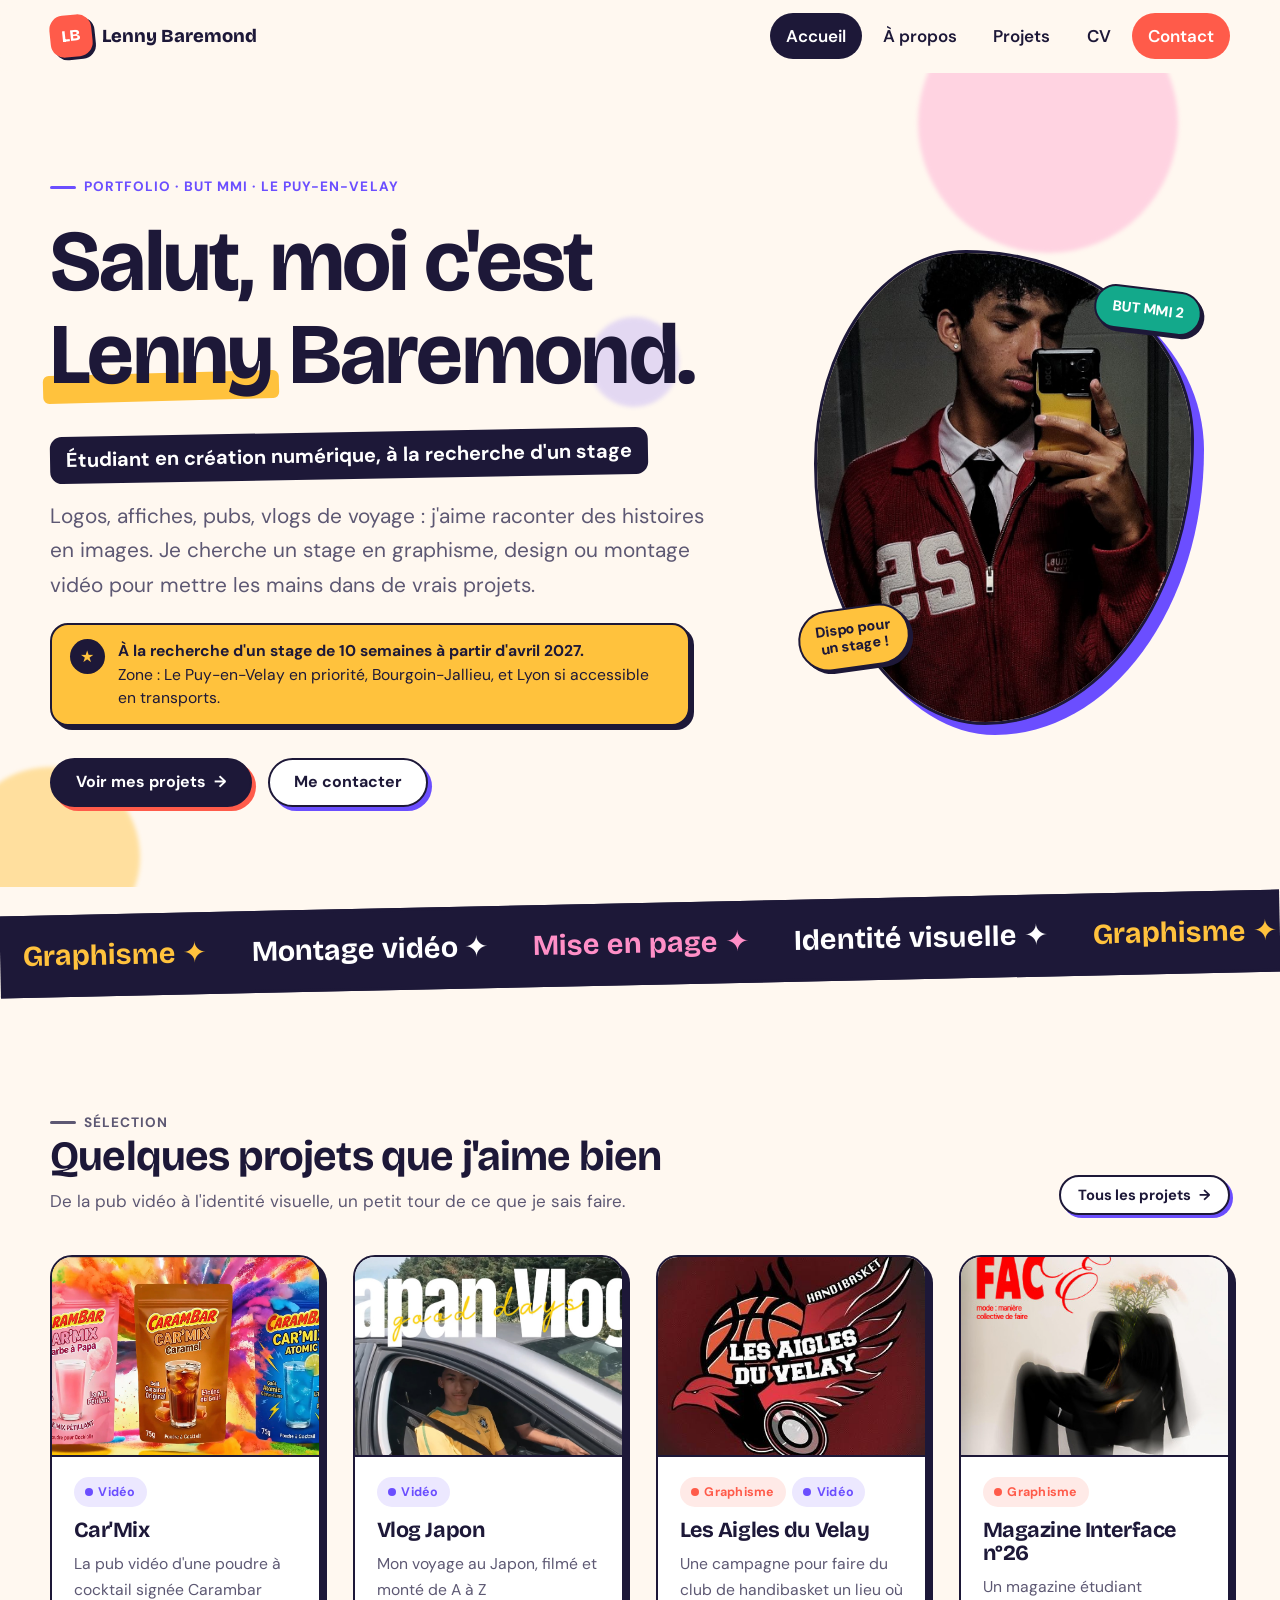
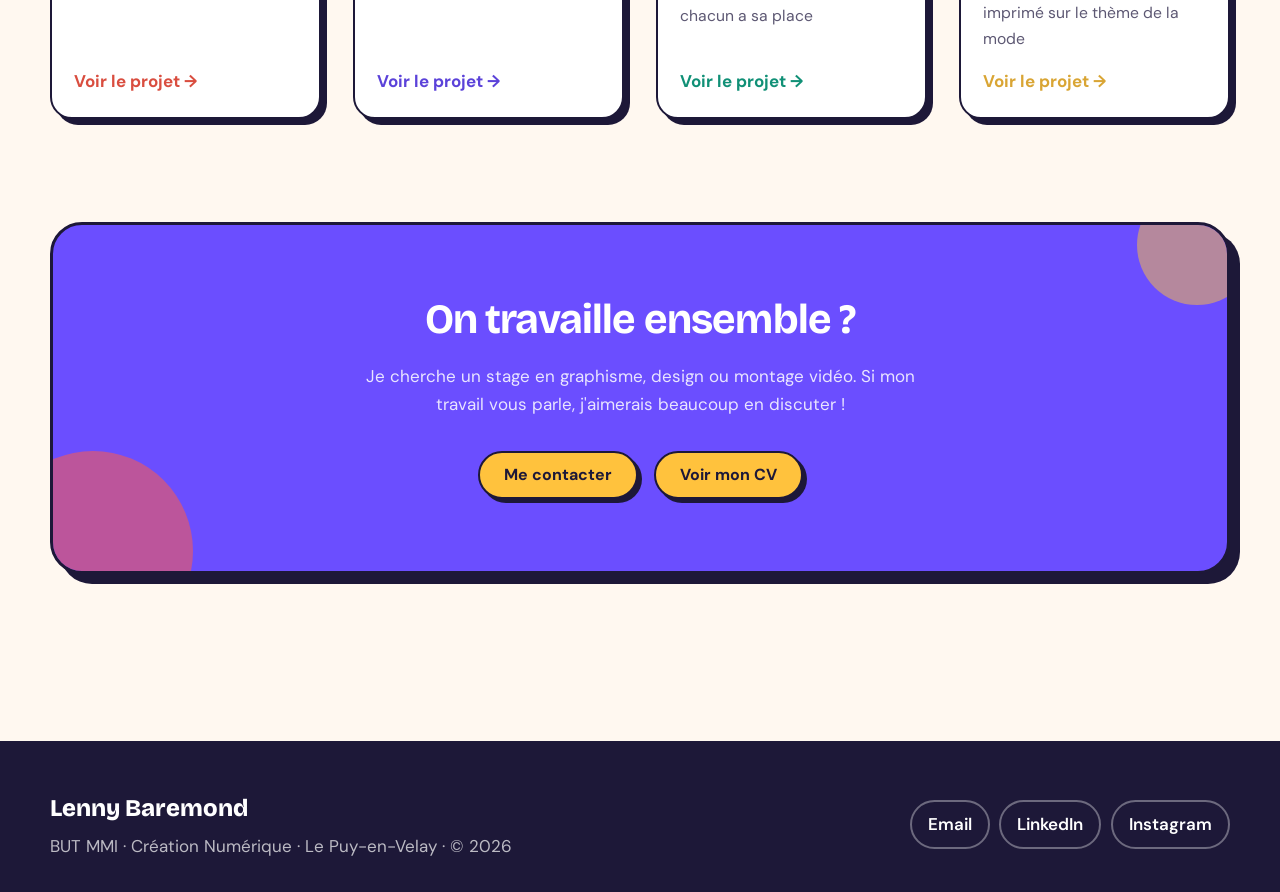
<file: index.html>
<!DOCTYPE html>
<html lang="fr">
<head>
  <meta charset="utf-8">
  <meta name="viewport" content="width=device-width, initial-scale=1">
  <title>Lenny Baremond · Portfolio graphisme, design & vidéo</title>
  <meta name="description" content="Portfolio de Lenny Baremond, étudiant en BUT MMI au Puy-en-Velay (parcours Création Numérique), à la recherche d'un stage en graphisme, design et montage vidéo.">
  <link rel="icon" href="images/favicon.svg" type="image/svg+xml">
  <link rel="preconnect" href="https://fonts.googleapis.com">
  <link rel="preconnect" href="https://fonts.gstatic.com" crossorigin>
  <link href="https://fonts.googleapis.com/css2?family=Bricolage+Grotesque:opsz,wght@12..96,600;12..96,800&family=DM+Sans:wght@400;500;700&display=swap" rel="stylesheet">
  <link rel="stylesheet" href="css/style.css">
  <script>document.documentElement.classList.add("js");</script>
</head>
<body>
  <a class="skip-link" href="#contenu">Aller au contenu</a>

  <header class="site-header">
    <div class="wrap header-inner">
      <a class="logo" href="index.html" aria-label="Lenny Baremond, retour à l'accueil"><span class="logo__mark" aria-hidden="true">LB</span><span>Lenny Baremond</span></a>
      <button class="burger" type="button" aria-expanded="false" aria-controls="menu" aria-label="Ouvrir le menu"><span></span><span></span><span></span></button>
      <nav id="menu" class="nav" aria-label="Menu principal">
        <ul>
          <li><a href="index.html">Accueil</a></li>
          <li><a href="a-propos.html">À propos</a></li>
          <li><a href="projets.html">Projets</a></li>
          <li><a href="cv.html">CV</a></li>
          <li><a class="nav__cta" href="contact.html">Contact</a></li>
        </ul>
      </nav>
    </div>
  </header>

  <main id="contenu">
    <!-- HERO -->
    <section class="hero">
      <span class="blob blob--1" aria-hidden="true"></span>
      <span class="blob blob--2" aria-hidden="true"></span>
      <span class="blob blob--3" aria-hidden="true"></span>

      <div class="wrap hero__grid">
        <div class="reveal">
          <p class="eyebrow">Portfolio · BUT MMI · Le Puy-en-Velay</p>
          <h1>Salut, moi c'est <span class="hl">Lenny</span> Baremond.</h1>
          <p class="hero__tagline">Étudiant en création numérique, à la recherche d'un stage</p>
          <p class="lead">Logos, affiches, pubs, vlogs de voyage : j'aime raconter des histoires en images. Je cherche un stage en graphisme, design ou montage vidéo pour mettre les mains dans de vrais projets.</p>
          <div class="stage" role="note">
            <span class="stage__icon" aria-hidden="true">★</span>
            <p><strong>À la recherche d'un stage de 10 semaines à partir d'avril 2027.</strong> Zone : Le Puy-en-Velay en priorité, Bourgoin-Jallieu, et Lyon si accessible en transports.</p>
          </div>
          <div class="btn-row">
            <a class="btn" href="projets.html">Voir mes projets <span aria-hidden="true">→</span></a>
            <a class="btn btn--ghost" href="contact.html">Me contacter</a>
          </div>
        </div>

        <div class="hero__photo reveal" style="--d:150ms">
          <!-- Ta photo : remplace images/moi.jpg (format portrait conseillé) -->
          <div class="frame"><img src="images/moi.jpg" alt="Portrait de Lenny Baremond" width="600" height="750"></div>
          <span class="sticker sticker--a">Dispo pour<br>un stage !</span>
          <span class="sticker sticker--b">BUT MMI 2</span>
        </div>
      </div>
    </section>

    <!-- BANDEAU -->
    <div class="marquee" aria-hidden="true">
      <div class="marquee__track">
        <span>Graphisme ✦</span><span>Montage vidéo ✦</span><span>Mise en page ✦</span><span>Identité visuelle ✦</span>
        <span>Graphisme ✦</span><span>Montage vidéo ✦</span><span>Mise en page ✦</span><span>Identité visuelle ✦</span>
      </div>
    </div>

    <!-- PROJETS MIS EN AVANT -->
    <section class="section">
      <div class="wrap">
        <div class="section-head reveal">
          <div>
            <p class="eyebrow">Sélection</p>
            <h2>Quelques projets que j'aime bien</h2>
            <p>De la pub vidéo à l'identité visuelle, un petit tour de ce que je sais faire.</p>
          </div>
          <a class="btn btn--ghost btn--small" href="projets.html">Tous les projets <span aria-hidden="true">→</span></a>
        </div>
        <!-- Les cartes sont générées depuis js/data.js (PROJETS_ACCUEIL) -->
        <div class="grid grid--featured" data-featured></div>
      </div>
    </section>

    <!-- APPEL À L'ACTION -->
    <section class="section" style="padding-top:0">
      <div class="wrap">
        <div class="cta reveal">
          <h2>On travaille ensemble ?</h2>
          <p>Je cherche un stage en graphisme, design ou montage vidéo. Si mon travail vous parle, j'aimerais beaucoup en discuter !</p>
          <div class="btn-row">
            <a class="btn" href="contact.html">Me contacter</a>
            <a class="btn" href="cv.html">Voir mon CV</a>
          </div>
        </div>
      </div>
    </section>
  </main>

  <footer class="site-footer">
    <div class="wrap footer-inner">
      <div>
        <p class="footer-title">Lenny Baremond</p>
        <p>BUT MMI · Création Numérique · Le Puy-en-Velay · © <span data-year>2026</span></p>
      </div>
      <ul class="socials">
        <li><a data-link="email" href="contact.html">Email</a></li>
        <li><a data-link="linkedin" href="contact.html">LinkedIn</a></li>
        <li><a data-link="instagram" href="contact.html">Instagram</a></li>
      </ul>
    </div>
  </footer>

  <script src="js/data.js"></script>
  <script src="js/main.js"></script>
</body>
</html>
</file>
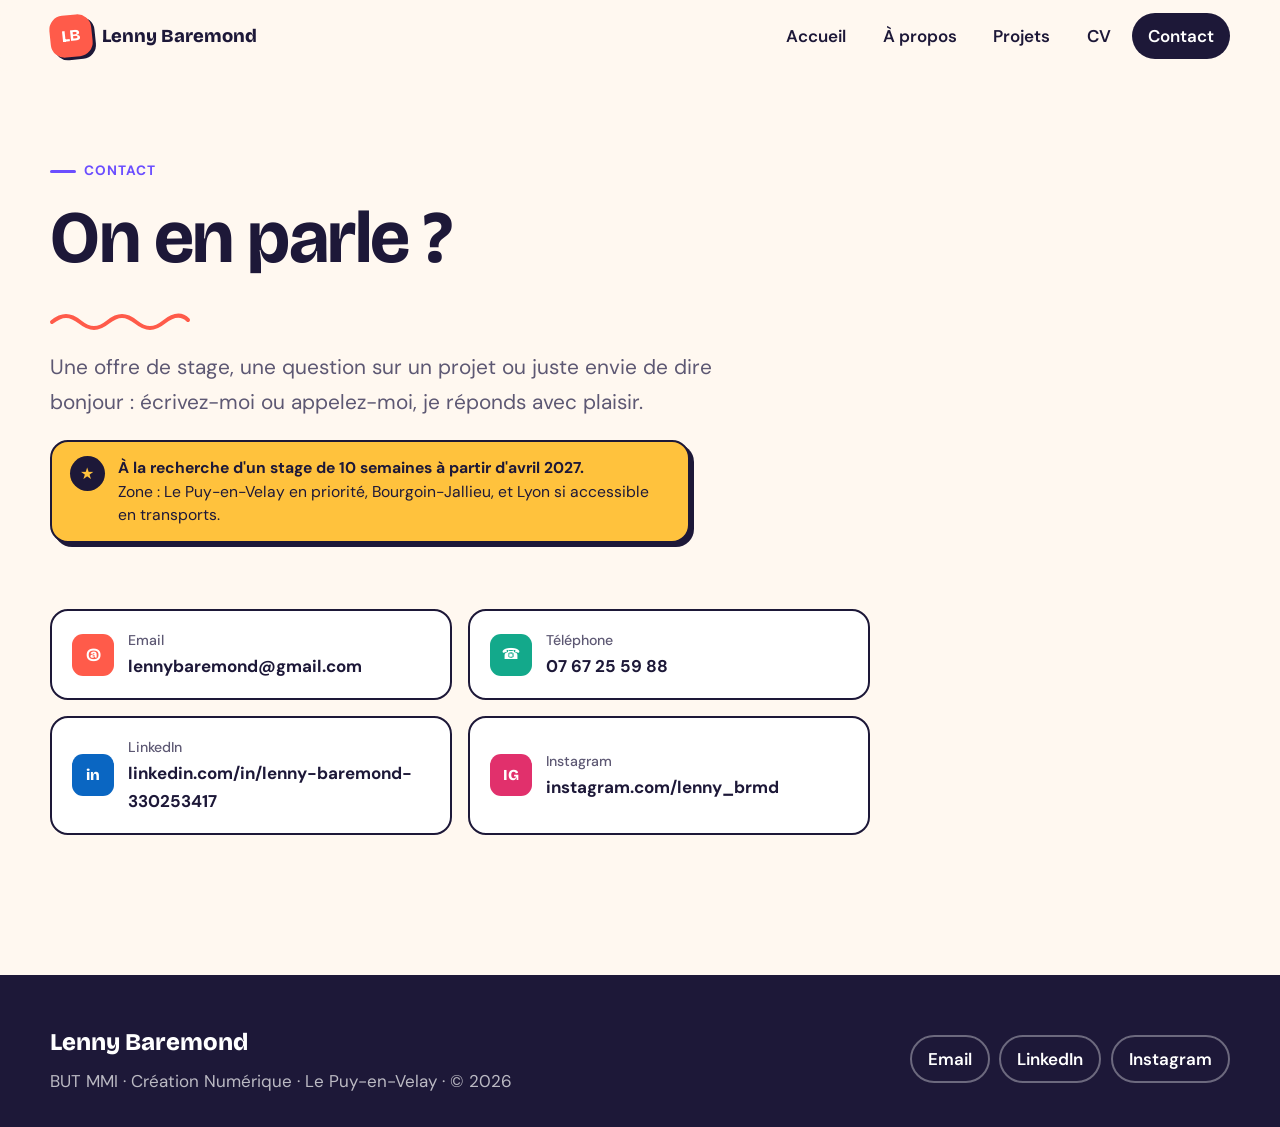
<file: contact.html>
<!DOCTYPE html>
<html lang="fr">
<head>
  <meta charset="utf-8">
  <meta name="viewport" content="width=device-width, initial-scale=1">
  <title>Contact · Lenny Baremond</title>
  <meta name="description" content="Contacter Lenny Baremond, étudiant en BUT MMI, à la recherche d'un stage de 10 semaines à partir d'avril 2027.">
  <link rel="icon" href="images/favicon.svg" type="image/svg+xml">
  <link rel="preconnect" href="https://fonts.googleapis.com">
  <link rel="preconnect" href="https://fonts.gstatic.com" crossorigin>
  <link href="https://fonts.googleapis.com/css2?family=Bricolage+Grotesque:opsz,wght@12..96,600;12..96,800&family=DM+Sans:wght@400;500;700&display=swap" rel="stylesheet">
  <link rel="stylesheet" href="css/style.css">
  <script>document.documentElement.classList.add("js");</script>
</head>
<body>
  <a class="skip-link" href="#contenu">Aller au contenu</a>

  <header class="site-header">
    <div class="wrap header-inner">
      <a class="logo" href="index.html" aria-label="Lenny Baremond, retour à l'accueil"><span class="logo__mark" aria-hidden="true">LB</span><span>Lenny Baremond</span></a>
      <button class="burger" type="button" aria-expanded="false" aria-controls="menu" aria-label="Ouvrir le menu"><span></span><span></span><span></span></button>
      <nav id="menu" class="nav" aria-label="Menu principal">
        <ul>
          <li><a href="index.html">Accueil</a></li>
          <li><a href="a-propos.html">À propos</a></li>
          <li><a href="projets.html">Projets</a></li>
          <li><a href="cv.html">CV</a></li>
          <li><a class="nav__cta" href="contact.html">Contact</a></li>
        </ul>
      </nav>
    </div>
  </header>

  <main id="contenu">
    <section class="page-hero wrap reveal">
      <p class="eyebrow">Contact</p>
      <h1>On en parle ?</h1>
      <svg class="squiggle" viewBox="0 0 140 16" fill="none" aria-hidden="true"><path d="M2 10c10-8 18-8 28 0s18 8 28 0 18-8 28 0 18 8 28 0 18-8 24-2" stroke="currentColor" stroke-width="4" stroke-linecap="round"/></svg>
      <p class="lead">Une offre de stage, une question sur un projet ou juste envie de dire bonjour : écrivez-moi ou appelez-moi, je réponds avec plaisir.</p>
      <div class="stage" role="note">
        <span class="stage__icon" aria-hidden="true">★</span>
        <p><strong>À la recherche d'un stage de 10 semaines à partir d'avril 2027.</strong> Zone : Le Puy-en-Velay en priorité, Bourgoin-Jallieu, et Lyon si accessible en transports.</p>
      </div>
    </section>

    <!-- Toutes les valeurs viennent de CONTACT dans js/data.js -->
    <section class="wrap" style="padding-bottom:clamp(3rem,6vw,5rem)" aria-label="Mes coordonnées">
      <div class="contact-links reveal">
        <a class="contact-link" data-link="email" style="--c:var(--coral)">
          <span class="tool__badge" aria-hidden="true">@</span>
          <span><small>Email</small><span data-contact-text>[à compléter]</span></span>
        </a>
        <a class="contact-link" data-link="telephone" style="--c:var(--menthe)">
          <span class="tool__badge" aria-hidden="true">☎</span>
          <span><small>Téléphone</small><span data-contact-text>[à compléter]</span></span>
        </a>
        <a class="contact-link" data-link="linkedin" style="--c:#0a66c2">
          <span class="tool__badge" aria-hidden="true">in</span>
          <span><small>LinkedIn</small><span data-contact-text>[à compléter]</span></span>
        </a>
        <a class="contact-link" data-link="instagram" style="--c:#e1306c">
          <span class="tool__badge" aria-hidden="true">IG</span>
          <span><small>Instagram</small><span data-contact-text>[à compléter]</span></span>
        </a>
      </div>
    </section>
  </main>

  <footer class="site-footer">
    <div class="wrap footer-inner">
      <div>
        <p class="footer-title">Lenny Baremond</p>
        <p>BUT MMI · Création Numérique · Le Puy-en-Velay · © <span data-year>2026</span></p>
      </div>
      <ul class="socials">
        <li><a data-link="email" href="contact.html">Email</a></li>
        <li><a data-link="linkedin" href="contact.html">LinkedIn</a></li>
        <li><a data-link="instagram" href="contact.html">Instagram</a></li>
      </ul>
    </div>
  </footer>

  <script src="js/data.js"></script>
  <script src="js/main.js"></script>
</body>
</html>
</file>
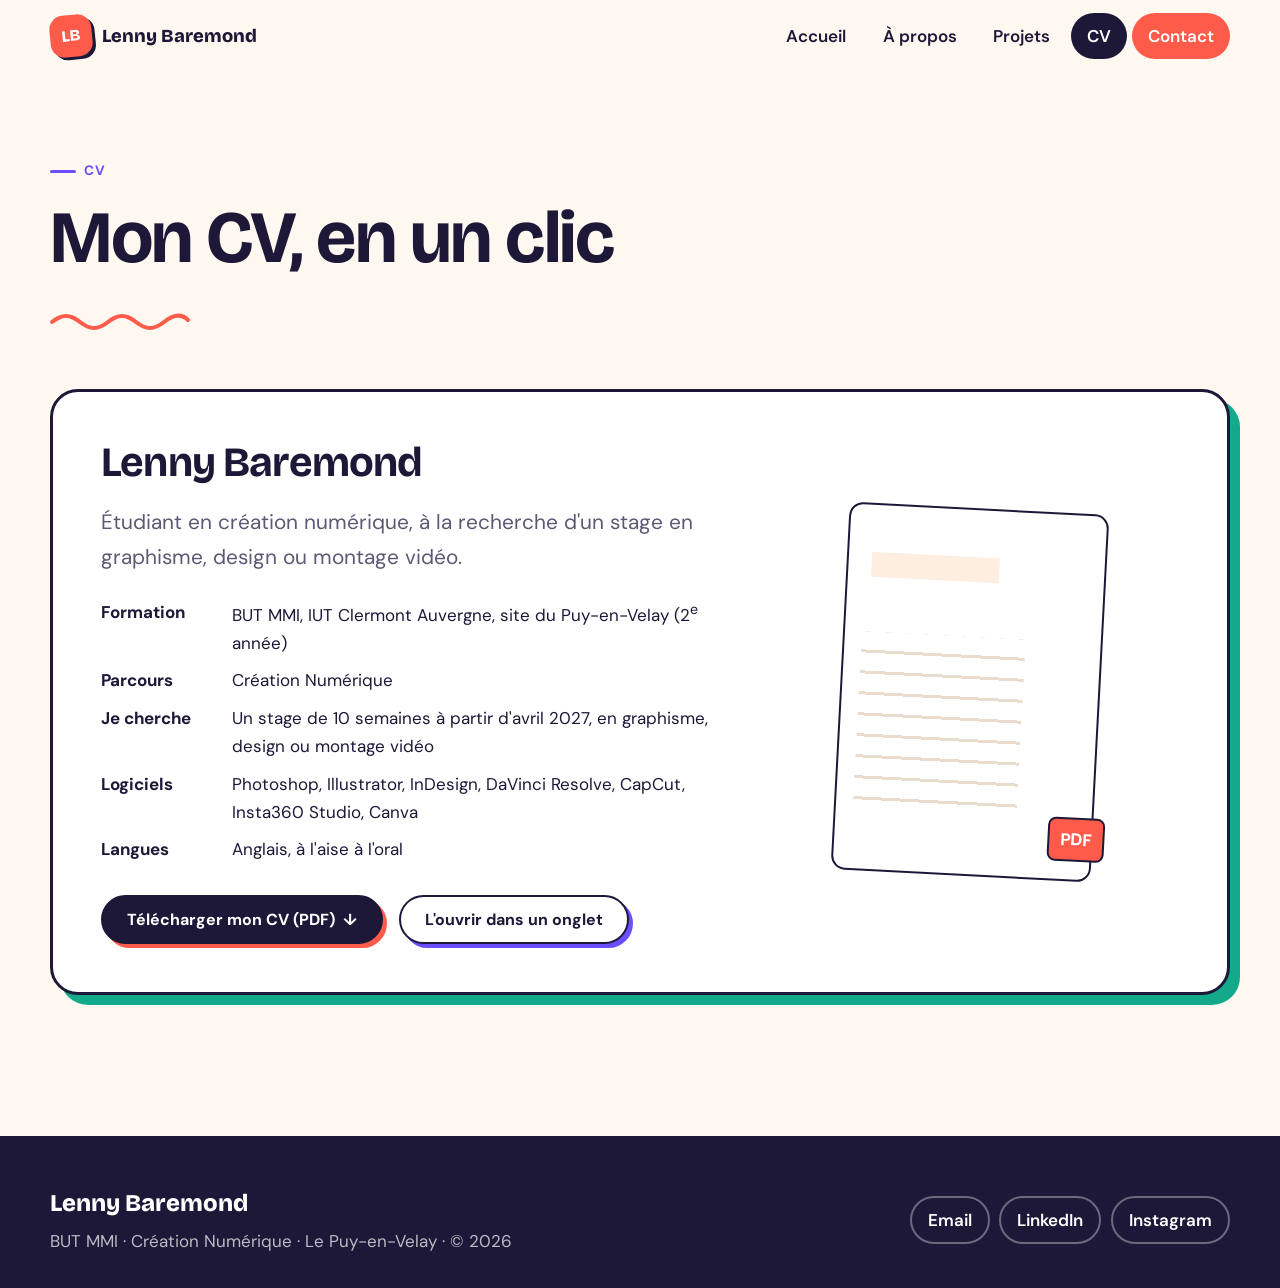
<file: cv.html>
<!DOCTYPE html>
<html lang="fr">
<head>
  <meta charset="utf-8">
  <meta name="viewport" content="width=device-width, initial-scale=1">
  <title>CV · Lenny Baremond</title>
  <meta name="description" content="Télécharger le CV de Lenny Baremond, étudiant en BUT MMI, parcours Création Numérique.">
  <link rel="icon" href="images/favicon.svg" type="image/svg+xml">
  <link rel="preconnect" href="https://fonts.googleapis.com">
  <link rel="preconnect" href="https://fonts.gstatic.com" crossorigin>
  <link href="https://fonts.googleapis.com/css2?family=Bricolage+Grotesque:opsz,wght@12..96,600;12..96,800&family=DM+Sans:wght@400;500;700&display=swap" rel="stylesheet">
  <link rel="stylesheet" href="css/style.css">
  <script>document.documentElement.classList.add("js");</script>
</head>
<body>
  <a class="skip-link" href="#contenu">Aller au contenu</a>

  <header class="site-header">
    <div class="wrap header-inner">
      <a class="logo" href="index.html" aria-label="Lenny Baremond, retour à l'accueil"><span class="logo__mark" aria-hidden="true">LB</span><span>Lenny Baremond</span></a>
      <button class="burger" type="button" aria-expanded="false" aria-controls="menu" aria-label="Ouvrir le menu"><span></span><span></span><span></span></button>
      <nav id="menu" class="nav" aria-label="Menu principal">
        <ul>
          <li><a href="index.html">Accueil</a></li>
          <li><a href="a-propos.html">À propos</a></li>
          <li><a href="projets.html">Projets</a></li>
          <li><a href="cv.html">CV</a></li>
          <li><a class="nav__cta" href="contact.html">Contact</a></li>
        </ul>
      </nav>
    </div>
  </header>

  <main id="contenu">
    <section class="page-hero wrap reveal">
      <p class="eyebrow">CV</p>
      <h1>Mon CV, en un clic</h1>
      <svg class="squiggle" viewBox="0 0 140 16" fill="none" aria-hidden="true"><path d="M2 10c10-8 18-8 28 0s18 8 28 0 18-8 28 0 18 8 28 0 18-8 24-2" stroke="currentColor" stroke-width="4" stroke-linecap="round"/></svg>
    </section>

    <section class="wrap" style="padding-bottom:clamp(3rem,6vw,5rem)">
      <div class="cv-card reveal">
        <div>
          <h2>Lenny Baremond</h2>
          <p class="lead">Étudiant en création numérique, à la recherche d'un stage en graphisme, design ou montage vidéo.</p>
          <ul class="facts">
            <li><strong>Formation</strong><span>BUT MMI, IUT Clermont Auvergne, site du Puy-en-Velay (2<sup>e</sup> année)</span></li>
            <li><strong>Parcours</strong><span>Création Numérique</span></li>
            <li><strong>Je cherche</strong><span>Un stage de 10 semaines à partir d'avril 2027, en graphisme, design ou montage vidéo</span></li>
            <li><strong>Logiciels</strong><span>Photoshop, Illustrator, InDesign, DaVinci Resolve, CapCut, Insta360 Studio, Canva</span></li>
            <li><strong>Langues</strong><span>Anglais, à l'aise à l'oral</span></li>
          </ul>
          <div class="btn-row">
            <!-- Ton CV : remplace le fichier cv.pdf à la racine du site -->
            <a class="btn" href="cv.pdf" download="CV-Lenny-Baremond.pdf">Télécharger mon CV (PDF) <span aria-hidden="true">↓</span></a>
            <a class="btn btn--ghost" href="cv.pdf" target="_blank" rel="noopener">L'ouvrir dans un onglet</a>
          </div>
        </div>
        <div class="cv-card__doc" aria-hidden="true"></div>
      </div>
    </section>
  </main>

  <footer class="site-footer">
    <div class="wrap footer-inner">
      <div>
        <p class="footer-title">Lenny Baremond</p>
        <p>BUT MMI · Création Numérique · Le Puy-en-Velay · © <span data-year>2026</span></p>
      </div>
      <ul class="socials">
        <li><a data-link="email" href="contact.html">Email</a></li>
        <li><a data-link="linkedin" href="contact.html">LinkedIn</a></li>
        <li><a data-link="instagram" href="contact.html">Instagram</a></li>
      </ul>
    </div>
  </footer>

  <script src="js/data.js"></script>
  <script src="js/main.js"></script>
</body>
</html>
</file>
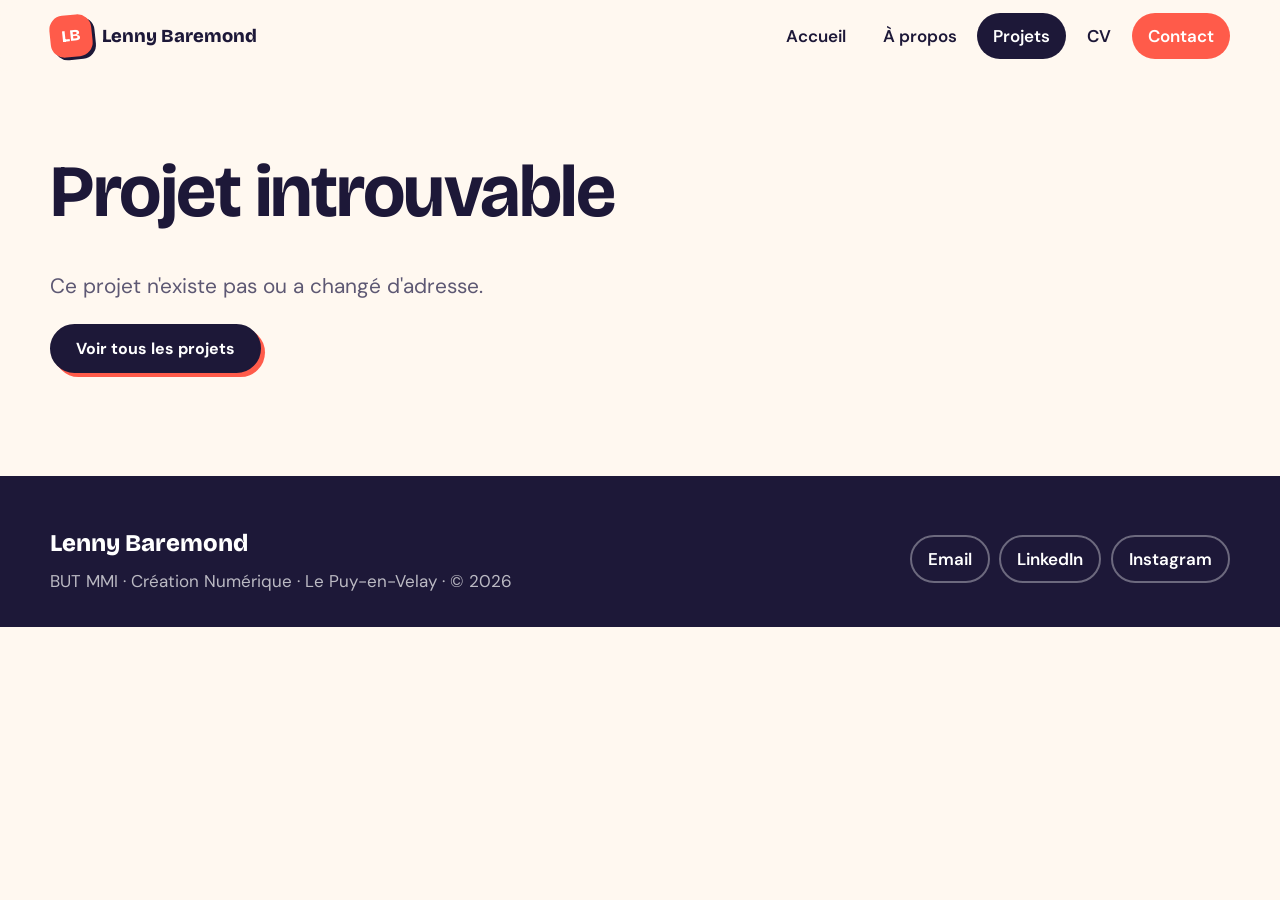
<file: projet.html>
<!DOCTYPE html>
<html lang="fr">
<head>
  <meta charset="utf-8">
  <meta name="viewport" content="width=device-width, initial-scale=1">
  <title>Projet · Lenny Baremond</title>
  <meta name="description" content="Un projet de Lenny Baremond : contexte, rôle, logiciels, apprentissages et résultat.">
  <link rel="icon" href="images/favicon.svg" type="image/svg+xml">
  <link rel="preconnect" href="https://fonts.googleapis.com">
  <link rel="preconnect" href="https://fonts.gstatic.com" crossorigin>
  <link href="https://fonts.googleapis.com/css2?family=Bricolage+Grotesque:opsz,wght@12..96,600;12..96,800&family=DM+Sans:wght@400;500;700&display=swap" rel="stylesheet">
  <link rel="stylesheet" href="css/style.css">
  <script>document.documentElement.classList.add("js");</script>
</head>
<body>
  <a class="skip-link" href="#contenu">Aller au contenu</a>

  <header class="site-header">
    <div class="wrap header-inner">
      <a class="logo" href="index.html" aria-label="Lenny Baremond, retour à l'accueil"><span class="logo__mark" aria-hidden="true">LB</span><span>Lenny Baremond</span></a>
      <button class="burger" type="button" aria-expanded="false" aria-controls="menu" aria-label="Ouvrir le menu"><span></span><span></span><span></span></button>
      <nav id="menu" class="nav" aria-label="Menu principal">
        <ul>
          <li><a href="index.html">Accueil</a></li>
          <li><a href="a-propos.html">À propos</a></li>
          <li><a href="projets.html">Projets</a></li>
          <li><a href="cv.html">CV</a></li>
          <li><a class="nav__cta" href="contact.html">Contact</a></li>
        </ul>
      </nav>
    </div>
  </header>

  <!-- Le contenu du projet est généré depuis js/data.js selon l'adresse : projet.html?id=carmix -->
  <main id="contenu" data-projet>
    <noscript><div class="wrap section"><p>Activez JavaScript pour afficher ce projet.</p></div></noscript>
  </main>

  <!-- Visionneuse d'images -->
  <div class="lightbox" role="dialog" aria-modal="true" aria-label="Visionneuse d'images" hidden>
    <button class="lightbox__close" type="button" aria-label="Fermer">✕</button>
    <button class="lightbox__prev" type="button" aria-label="Image précédente">‹</button>
    <figure>
      <img class="lightbox__img" alt="">
      <figcaption class="lightbox__caption"></figcaption>
    </figure>
    <button class="lightbox__next" type="button" aria-label="Image suivante">›</button>
  </div>

  <footer class="site-footer">
    <div class="wrap footer-inner">
      <div>
        <p class="footer-title">Lenny Baremond</p>
        <p>BUT MMI · Création Numérique · Le Puy-en-Velay · © <span data-year>2026</span></p>
      </div>
      <ul class="socials">
        <li><a data-link="email" href="contact.html">Email</a></li>
        <li><a data-link="linkedin" href="contact.html">LinkedIn</a></li>
        <li><a data-link="instagram" href="contact.html">Instagram</a></li>
      </ul>
    </div>
  </footer>

  <script src="js/data.js"></script>
  <script src="js/main.js"></script>
</body>
</html>
</file>
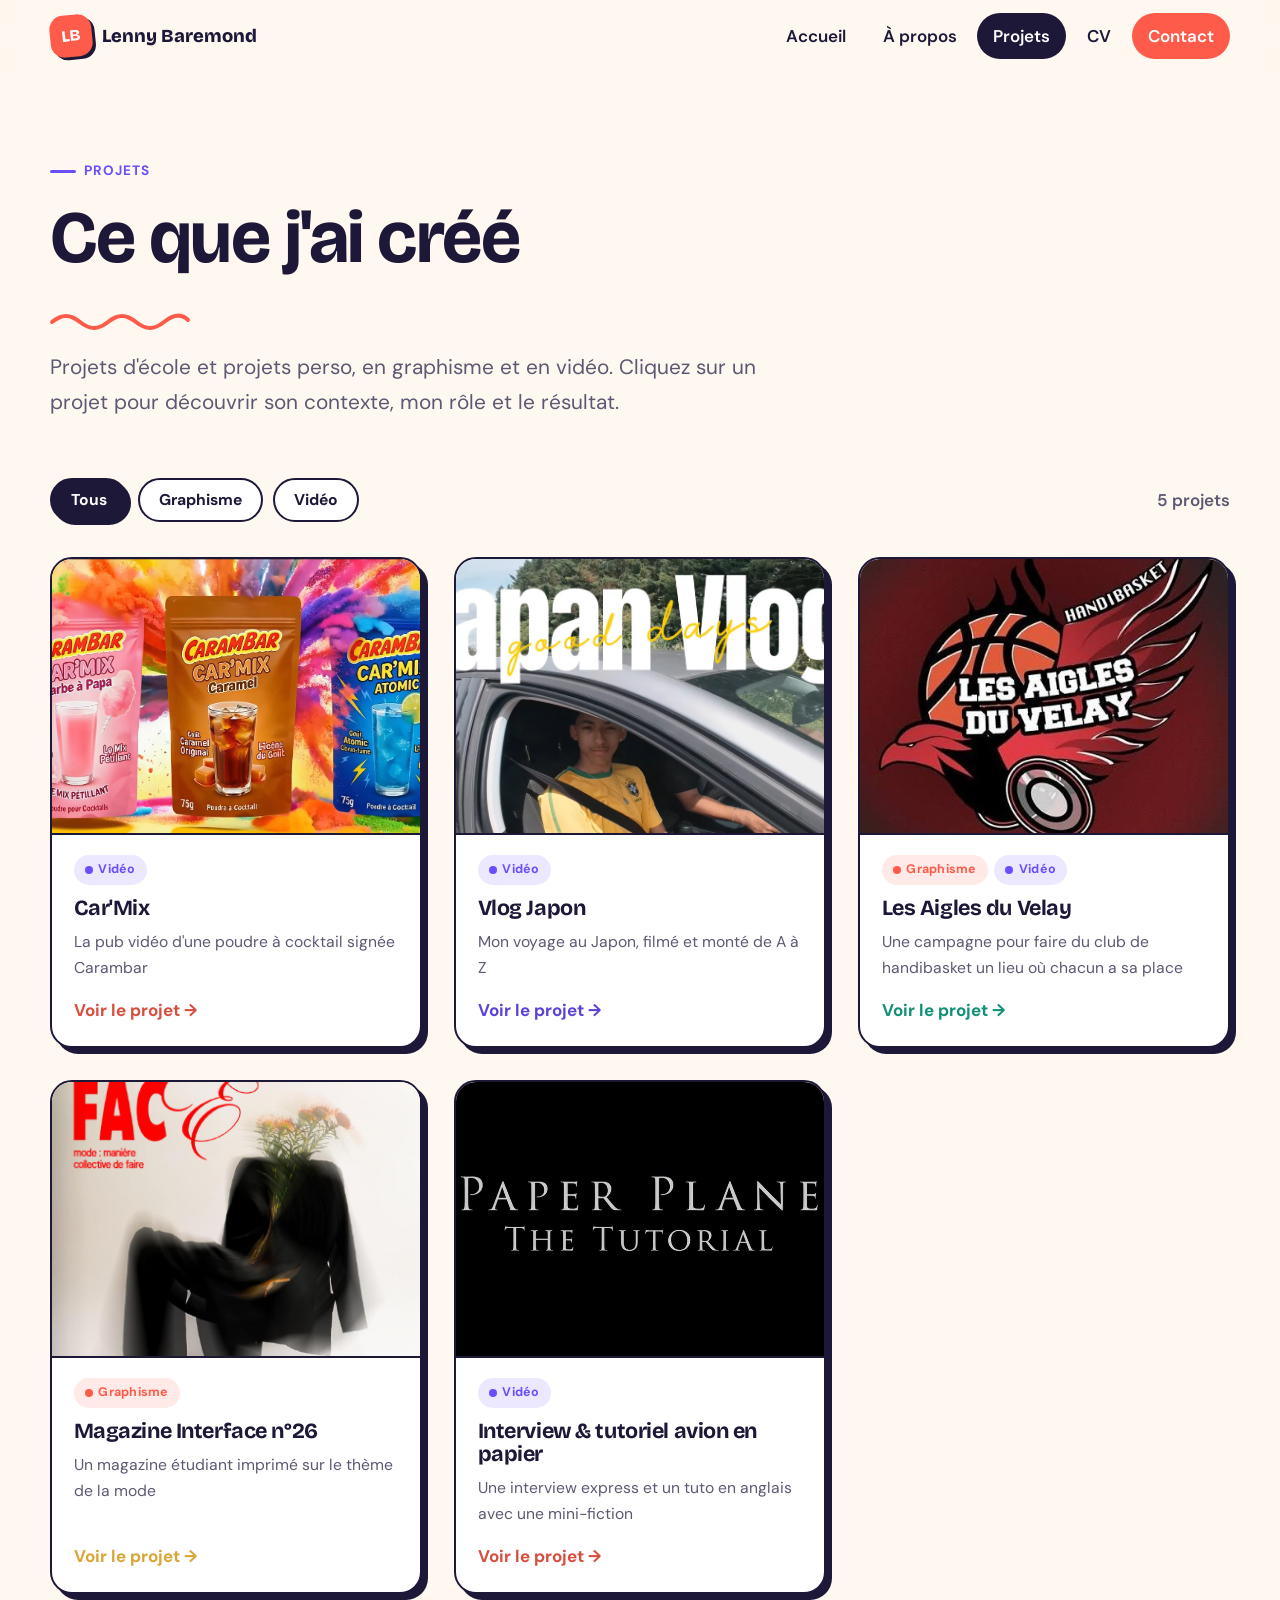
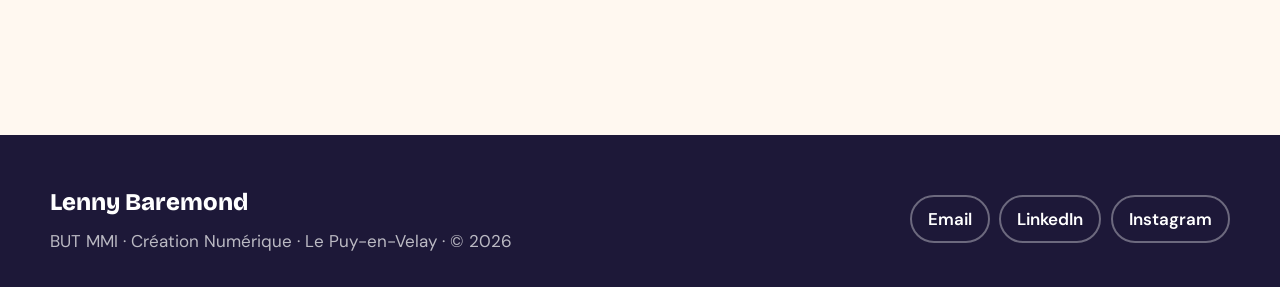
<file: projets.html>
<!DOCTYPE html>
<html lang="fr">
<head>
  <meta charset="utf-8">
  <meta name="viewport" content="width=device-width, initial-scale=1">
  <title>Projets · Lenny Baremond</title>
  <meta name="description" content="Les projets de Lenny Baremond en graphisme et en vidéo : Car'Mix, Vlog Japon, Les Aigles du Velay, magazine Interface et plus.">
  <link rel="icon" href="images/favicon.svg" type="image/svg+xml">
  <link rel="preconnect" href="https://fonts.googleapis.com">
  <link rel="preconnect" href="https://fonts.gstatic.com" crossorigin>
  <link href="https://fonts.googleapis.com/css2?family=Bricolage+Grotesque:opsz,wght@12..96,600;12..96,800&family=DM+Sans:wght@400;500;700&display=swap" rel="stylesheet">
  <link rel="stylesheet" href="css/style.css">
  <script>document.documentElement.classList.add("js");</script>
</head>
<body>
  <a class="skip-link" href="#contenu">Aller au contenu</a>

  <header class="site-header">
    <div class="wrap header-inner">
      <a class="logo" href="index.html" aria-label="Lenny Baremond, retour à l'accueil"><span class="logo__mark" aria-hidden="true">LB</span><span>Lenny Baremond</span></a>
      <button class="burger" type="button" aria-expanded="false" aria-controls="menu" aria-label="Ouvrir le menu"><span></span><span></span><span></span></button>
      <nav id="menu" class="nav" aria-label="Menu principal">
        <ul>
          <li><a href="index.html">Accueil</a></li>
          <li><a href="a-propos.html">À propos</a></li>
          <li><a href="projets.html">Projets</a></li>
          <li><a href="cv.html">CV</a></li>
          <li><a class="nav__cta" href="contact.html">Contact</a></li>
        </ul>
      </nav>
    </div>
  </header>

  <main id="contenu">
    <section class="page-hero wrap reveal">
      <p class="eyebrow">Projets</p>
      <h1>Ce que j'ai créé</h1>
      <svg class="squiggle" viewBox="0 0 140 16" fill="none" aria-hidden="true"><path d="M2 10c10-8 18-8 28 0s18 8 28 0 18-8 28 0 18 8 28 0 18-8 24-2" stroke="currentColor" stroke-width="4" stroke-linecap="round"/></svg>
      <p class="lead">Projets d'école et projets perso, en graphisme et en vidéo. Cliquez sur un projet pour découvrir son contexte, mon rôle et le résultat.</p>
    </section>

    <section class="wrap" style="padding-bottom:clamp(3rem,6vw,5rem)">
      <div class="filters" role="group" aria-label="Filtrer les projets">
        <button class="filter" type="button" data-filter="tous" aria-pressed="true">Tous</button>
        <button class="filter" type="button" data-filter="graphisme" aria-pressed="false">Graphisme</button>
        <button class="filter" type="button" data-filter="video" aria-pressed="false">Vidéo</button>
        <span class="filters__count" data-count aria-live="polite"></span>
      </div>
      <!-- Les cartes sont générées depuis js/data.js -->
      <div class="grid" data-projects></div>
    </section>
  </main>

  <footer class="site-footer">
    <div class="wrap footer-inner">
      <div>
        <p class="footer-title">Lenny Baremond</p>
        <p>BUT MMI · Création Numérique · Le Puy-en-Velay · © <span data-year>2026</span></p>
      </div>
      <ul class="socials">
        <li><a data-link="email" href="contact.html">Email</a></li>
        <li><a data-link="linkedin" href="contact.html">LinkedIn</a></li>
        <li><a data-link="instagram" href="contact.html">Instagram</a></li>
      </ul>
    </div>
  </footer>

  <script src="js/data.js"></script>
  <script src="js/main.js"></script>
</body>
</html>
</file>
<file: css/style.css>
/* ==========================================================================
   Portfolio Lenny Baremond — styles
   Les couleurs principales sont dans :root, tu peux les changer facilement.
   ========================================================================== */

:root {
  --bg: #fff8f0;
  --bg-2: #fdeee0;
  --card: #ffffff;
  --ink: #1d1838;
  --muted: #5d5873;
  --line: #eadccc;

  --coral: #ff5b4a;
  --violet: #6b4eff;
  --jaune: #ffc23d;
  --menthe: #13a98b;
  --rose: #ff8fc7;

  /* Couleurs des catégories */
  --c-graphisme: var(--coral);
  --c-video: var(--violet);
  --c-web: var(--menthe);

  --radius: 22px;
  --radius-sm: 12px;
  --shadow: 0 14px 34px -16px rgba(29, 24, 56, .28);
  --font-title: "Bricolage Grotesque", "Segoe UI", system-ui, sans-serif;
  --font: "DM Sans", system-ui, -apple-system, "Segoe UI", Roboto, sans-serif;
  --wrap: 1180px;
  --ease: cubic-bezier(.22, .8, .3, 1);
}

/* ---------- Base ---------- */
*, *::before, *::after { box-sizing: border-box; }
html { scroll-behavior: smooth; -webkit-text-size-adjust: 100%; }
body {
  margin: 0;
  font-family: var(--font);
  font-size: 1.0625rem;
  line-height: 1.65;
  color: var(--ink);
  background: var(--bg);
  -webkit-font-smoothing: antialiased;
  overflow-x: hidden;
}
img { max-width: 100%; display: block; }
a { color: inherit; }
h1, h2, h3 { font-family: var(--font-title); line-height: 1.08; letter-spacing: -.02em; margin: 0 0 .5em; }
h1 { font-size: clamp(2.4rem, 6vw, 4.6rem); }
h2 { font-size: clamp(1.7rem, 3.4vw, 2.6rem); }
h3 { font-size: 1.25rem; }
p { margin: 0 0 1em; }
[hidden] { display: none !important; }
:focus-visible { outline: 3px solid var(--violet); outline-offset: 3px; border-radius: 6px; }
.sr-only { position: absolute; width: 1px; height: 1px; overflow: hidden; clip: rect(0 0 0 0); white-space: nowrap; }
.no-scroll { overflow: hidden; }

.wrap { width: min(100% - 2.5rem, var(--wrap)); margin-inline: auto; }
.section { padding-block: clamp(3.5rem, 8vw, 6.5rem); }
.lead { font-size: clamp(1.1rem, 1.8vw, 1.3rem); color: var(--muted); max-width: 46rem; }
.eyebrow {
  display: inline-flex; align-items: center; gap: .5rem;
  font-weight: 700; font-size: .85rem; letter-spacing: .08em; text-transform: uppercase;
  color: var(--violet); margin-bottom: 1rem;
}
.eyebrow::before { content: ""; width: 1.6rem; height: 3px; border-radius: 3px; background: currentColor; }
.hl { position: relative; white-space: nowrap; z-index: 0; }
.hl::after {
  content: ""; position: absolute; left: -.08em; right: -.08em; bottom: .06em; height: .32em;
  background: var(--jaune); border-radius: 6px; z-index: -1; transform: rotate(-1.5deg);
}

.skip-link {
  position: absolute; left: 1rem; top: -4rem; z-index: 100;
  background: var(--ink); color: #fff; padding: .6rem 1rem; border-radius: 10px; text-decoration: none;
}
.skip-link:focus { top: 1rem; }

/* ---------- Boutons ---------- */
.btn {
  --btn-bg: var(--ink); --btn-fg: #fff; --btn-shadow: var(--coral);
  display: inline-flex; align-items: center; justify-content: center; gap: .5rem;
  padding: .9rem 1.5rem; border-radius: 999px; border: 2px solid var(--ink);
  background: var(--btn-bg); color: var(--btn-fg);
  font: 700 1rem/1 var(--font); text-decoration: none; cursor: pointer;
  box-shadow: 4px 4px 0 var(--btn-shadow);
  transition: transform .25s var(--ease), box-shadow .25s var(--ease), background .25s;
}
.btn:hover { transform: translate(-2px, -2px); box-shadow: 6px 6px 0 var(--btn-shadow); }
.btn:active { transform: translate(2px, 2px); box-shadow: 1px 1px 0 var(--btn-shadow); }
.btn--ghost { --btn-bg: #fff; --btn-fg: var(--ink); --btn-shadow: var(--violet); }
.btn--small { padding: .65rem 1.1rem; font-size: .92rem; box-shadow: 3px 3px 0 var(--btn-shadow); }
.btn[disabled] { opacity: .6; cursor: wait; }
.btn-row { display: flex; flex-wrap: wrap; gap: 1rem; margin-top: 2rem; }

/* ---------- Header / menu ---------- */
.site-header {
  position: sticky; top: 0; z-index: 50;
  background: rgba(255, 248, 240, .82);
  backdrop-filter: blur(12px); -webkit-backdrop-filter: blur(12px);
  border-bottom: 1px solid transparent;
  transition: border-color .3s, box-shadow .3s;
}
.site-header.is-scrolled { border-color: var(--line); box-shadow: 0 6px 20px -14px rgba(29, 24, 56, .3); }
.header-inner { display: flex; align-items: center; justify-content: space-between; height: 72px; }
.logo { display: inline-flex; align-items: center; gap: .65rem; text-decoration: none; font-family: var(--font-title); font-weight: 800; font-size: 1.15rem; }
.logo__mark {
  display: grid; place-items: center; width: 42px; height: 42px; border-radius: 14px;
  background: var(--coral); color: #fff; font-size: 1rem; transform: rotate(-6deg);
  box-shadow: 3px 3px 0 var(--ink); transition: transform .4s var(--ease);
}
.logo:hover .logo__mark { transform: rotate(6deg) scale(1.05); }

.nav ul { list-style: none; margin: 0; padding: 0; display: flex; gap: .3rem; }
.nav a {
  display: block; padding: .55rem 1rem; border-radius: 999px; text-decoration: none; font-weight: 600;
  transition: background .2s, color .2s;
}
.nav a:hover { background: var(--bg-2); }
.nav a[aria-current="page"] { background: var(--ink); color: #fff; }
.nav .nav__cta { background: var(--coral); color: #fff; }
.nav .nav__cta:hover { background: #ef4635; }

.burger { display: none; }

@media (max-width: 860px) {
  .burger {
    display: grid; place-content: center; gap: 5px; width: 46px; height: 46px;
    border: 2px solid var(--ink); border-radius: 14px; background: #fff; cursor: pointer;
    box-shadow: 3px 3px 0 var(--violet);
  }
  .burger span { display: block; width: 20px; height: 2px; background: var(--ink); border-radius: 2px; transition: transform .3s var(--ease), opacity .2s; }
  .menu-open .burger span:nth-child(1) { transform: translateY(7px) rotate(45deg); }
  .menu-open .burger span:nth-child(2) { opacity: 0; }
  .menu-open .burger span:nth-child(3) { transform: translateY(-7px) rotate(-45deg); }

  .nav {
    position: fixed; inset: 72px 0 auto 0; padding: 1rem 1.25rem 1.5rem;
    background: var(--bg); border-bottom: 1px solid var(--line);
    box-shadow: 0 20px 30px -20px rgba(29, 24, 56, .35);
    transform: translateY(-12px); opacity: 0; visibility: hidden;
    transition: transform .3s var(--ease), opacity .3s, visibility .3s;
  }
  .menu-open .nav { transform: none; opacity: 1; visibility: visible; }
  .nav ul { flex-direction: column; gap: .35rem; }
  .nav a { padding: .9rem 1.1rem; font-size: 1.1rem; }
}

/* ---------- Hero accueil ---------- */
.hero { position: relative; overflow: hidden; padding-block: clamp(3rem, 8vw, 6rem) clamp(3rem, 7vw, 5rem); }
.hero__grid { display: grid; grid-template-columns: 1.25fr .85fr; gap: clamp(2rem, 5vw, 4rem); align-items: center; position: relative; z-index: 1; }
.hero h1 { font-size: clamp(2.7rem, 7.2vw, 5.4rem); margin-bottom: .35em; }
.hero__tagline {
  display: inline-block; font-weight: 700; font-size: clamp(1.05rem, 2vw, 1.25rem);
  background: var(--ink); color: #fff; padding: .45rem 1rem; border-radius: 12px; margin-bottom: 1.25rem;
  transform: rotate(-1deg);
}
.hero__photo { position: relative; justify-self: center; width: min(100%, 380px); }
.hero__photo .frame {
  position: relative; aspect-ratio: 4 / 5; border-radius: 40% 60% 55% 45% / 45% 40% 60% 55%;
  overflow: hidden; border: 3px solid var(--ink); box-shadow: 10px 10px 0 var(--violet);
  background: var(--bg-2); animation: morph 12s ease-in-out infinite;
}
.hero__photo .frame img, .hero__photo .frame .ph { width: 100%; height: 100%; object-fit: cover; }
.sticker {
  position: absolute; z-index: 2; font-weight: 800; font-size: .9rem; line-height: 1.2; text-align: center;
  padding: .7rem 1rem; border: 2px solid var(--ink); border-radius: 999px; box-shadow: 3px 3px 0 var(--ink);
}
.sticker--a { background: var(--jaune); left: -1rem; bottom: 12%; transform: rotate(-8deg); animation: float 6s ease-in-out infinite; }
.sticker--b { background: var(--menthe); color: #fff; right: -.5rem; top: 8%; transform: rotate(7deg); animation: float 7s ease-in-out infinite reverse; }

.blob { position: absolute; border-radius: 50%; filter: blur(2px); opacity: .9; z-index: 0; pointer-events: none; }
.blob--1 { width: 260px; height: 260px; background: var(--rose); top: -80px; right: 8%; opacity: .35; animation: float 9s ease-in-out infinite; }
.blob--2 { width: 180px; height: 180px; background: var(--jaune); bottom: -60px; left: -40px; opacity: .45; animation: float 11s ease-in-out infinite reverse; }
.blob--3 { width: 90px; height: 90px; background: var(--violet); top: 30%; left: 46%; opacity: .18; animation: float 8s ease-in-out infinite; }

@keyframes float { 0%, 100% { translate: 0 0; } 50% { translate: 0 -14px; } }
@keyframes morph {
  0%, 100% { border-radius: 40% 60% 55% 45% / 45% 40% 60% 55%; }
  50% { border-radius: 55% 45% 40% 60% / 55% 60% 40% 45%; }
}

@media (max-width: 860px) {
  .hero__grid { grid-template-columns: 1fr; }
  .hero__photo { order: -1; width: min(70%, 280px); }
}

/* ---------- Bandeau défilant ---------- */
.marquee { background: var(--ink); color: #fff; overflow: hidden; border-block: 3px solid var(--ink); transform: rotate(-1.2deg); margin-block: 1rem; }
.marquee__track { display: flex; width: max-content; animation: scroll 32s linear infinite; }
.marquee__track span { font-family: var(--font-title); font-weight: 700; font-size: clamp(1.2rem, 2.6vw, 1.8rem); padding: .9rem 1.4rem; white-space: nowrap; }
.marquee__track span:nth-child(4n+1) { color: var(--jaune); }
.marquee__track span:nth-child(4n+3) { color: var(--rose); }
@keyframes scroll { to { transform: translateX(-50%); } }

/* ---------- Titres de section ---------- */
.section-head { display: flex; flex-wrap: wrap; align-items: end; justify-content: space-between; gap: 1rem 2rem; margin-bottom: 2.5rem; }
.section-head h2 { margin: 0; }
.section-head p { margin: .5rem 0 0; color: var(--muted); }

/* ---------- Tags ---------- */
.tags { display: flex; flex-wrap: wrap; gap: .4rem; }
.tag {
  --c: var(--ink);
  display: inline-flex; align-items: center; gap: .35rem;
  font-size: .78rem; font-weight: 700; letter-spacing: .02em;
  padding: .28rem .7rem; border-radius: 999px;
  color: var(--c); background: color-mix(in srgb, var(--c) 13%, white);
}
.tag::before { content: ""; width: .5rem; height: .5rem; border-radius: 50%; background: var(--c); }
.tag--graphisme { --c: var(--c-graphisme); }
.tag--video { --c: var(--c-video); }
.tag--web { --c: var(--c-web); }

/* ---------- Cartes projet ---------- */
.grid { display: grid; grid-template-columns: repeat(auto-fill, minmax(min(100%, 320px), 1fr)); gap: clamp(1.25rem, 2.5vw, 2rem); }
.grid--featured { grid-template-columns: repeat(auto-fill, minmax(min(100%, 260px), 1fr)); }

.card-wrap { display: grid; }
.card-wrap:nth-child(4n+1) { --accent: var(--coral); }
.card-wrap:nth-child(4n+2) { --accent: var(--violet); }
.card-wrap:nth-child(4n+3) { --accent: var(--menthe); }
.card-wrap:nth-child(4n+4) { --accent: var(--jaune); }
.card {
  background: var(--card); border: 2px solid var(--ink); border-radius: var(--radius);
  overflow: hidden; box-shadow: 6px 6px 0 var(--ink);
  transition: transform .35s var(--ease), box-shadow .35s var(--ease);
}
.card:hover { transform: translate(-3px, -5px) rotate(-.4deg); box-shadow: 10px 11px 0 var(--accent, var(--coral)); }
.card__link { display: flex; flex-direction: column; height: 100%; text-decoration: none; }
.card__media { aspect-ratio: 4 / 3; overflow: hidden; border-bottom: 2px solid var(--ink); background: var(--bg-2); }
.card__media img, .card__media .ph { width: 100%; height: 100%; object-fit: cover; transition: transform .6s var(--ease); }
.card:hover .card__media img { transform: scale(1.06); }
.card__body { padding: 1.25rem 1.35rem 1.4rem; display: flex; flex-direction: column; gap: .55rem; flex: 1; }
.card__title { margin: .2rem 0 0; font-size: 1.35rem; }
.card__text { color: var(--muted); margin: 0; font-size: .98rem; }
.card__more { margin-top: auto; padding-top: .4rem; font-weight: 700; color: var(--accent, var(--coral)); filter: brightness(.85); }
.card__more span { display: inline-block; transition: transform .3s var(--ease); }
.card:hover .card__more span { transform: translateX(5px); }
.card-wrap.pop { animation: pop .45s var(--ease) both; }
@keyframes pop { from { opacity: 0; transform: scale(.96) translateY(10px); } }

/* ---------- Filtres ---------- */
.filters { display: flex; flex-wrap: wrap; gap: .6rem; align-items: center; margin-bottom: 2.2rem; }
.filter {
  --c: var(--ink);
  font: 700 .98rem/1 var(--font); padding: .75rem 1.2rem; border-radius: 999px; cursor: pointer;
  border: 2px solid var(--ink); background: #fff; color: var(--ink);
  transition: background .25s, color .25s, transform .25s var(--ease), box-shadow .25s;
}
.filter:hover { transform: translateY(-2px); box-shadow: 0 3px 0 var(--c); }
.filter[aria-pressed="true"] { background: var(--c); color: #fff; border-color: var(--c); box-shadow: 3px 3px 0 var(--ink); }
.filter[data-filter="graphisme"] { --c: var(--c-graphisme); }
.filter[data-filter="video"] { --c: var(--c-video); }
.filter[data-filter="web"] { --c: var(--c-web); }
.filters__count { margin-left: auto; color: var(--muted); font-weight: 600; }

/* ---------- En-tête des pages intérieures ---------- */
.page-hero { padding-block: clamp(3rem, 7vw, 5rem) clamp(1.5rem, 3vw, 2.5rem); position: relative; }
.page-hero h1 { max-width: 16ch; }
.squiggle { display: block; overflow: visible; width: 140px; height: 16px; color: var(--coral); margin: -.2rem 0 1.4rem; }

/* ---------- Page projet ---------- */
.project-hero { --c: var(--coral); position: relative; padding-block: clamp(2.5rem, 6vw, 4.5rem) clamp(2rem, 4vw, 3rem); overflow: hidden; }
.project-hero--video { --c: var(--violet); }
.project-hero--web { --c: var(--menthe); }
.project-hero::before {
  content: ""; position: absolute; width: 420px; height: 420px; border-radius: 50%;
  background: var(--c); opacity: .14; right: -120px; top: -160px; pointer-events: none;
}
.project-hero h1 { margin-top: 1rem; max-width: 20ch; }
.back { display: inline-flex; gap: .4rem; font-weight: 700; text-decoration: none; color: var(--muted); margin-bottom: 1.4rem; }
.back:hover { color: var(--ink); }
.back span { transition: transform .3s var(--ease); }
.back:hover span { transform: translateX(-4px); }
.infos { list-style: none; padding: 0; margin: 1.5rem 0 0; display: flex; flex-wrap: wrap; gap: .5rem; }
.infos li { background: #fff; border: 2px solid var(--ink); border-radius: 999px; padding: .35rem .9rem; font-weight: 600; font-size: .92rem; }

.videos { display: grid; gap: 1.5rem; margin-bottom: clamp(2rem, 5vw, 3.5rem); }
.videos--duo { grid-template-columns: repeat(auto-fit, minmax(min(100%, 420px), 1fr)); }
.video { margin: 0; }
.video__frame {
  position: relative; aspect-ratio: 16 / 9; border-radius: var(--radius); overflow: hidden;
  border: 3px solid var(--ink); box-shadow: 8px 8px 0 var(--violet); background: var(--ink);
}
.video__frame iframe { position: absolute; inset: 0; width: 100%; height: 100%; border: 0; }
.video__thumb { position: absolute; inset: 0; display: block; color: #fff; text-decoration: none; }
.video__thumb img { width: 100%; height: 100%; object-fit: cover; display: block; transition: opacity .2s; }
.video__thumb:hover img, .video__thumb:focus-visible img { opacity: .75; }
.video__play { position: absolute; top: 50%; left: 50%; transform: translate(-50%, -50%); width: 4rem; height: 4rem; display: grid; place-content: center; border-radius: 50%; background: var(--violet); border: 3px solid var(--ink); font-size: 1.4rem; }
.video__hint { position: absolute; left: .75rem; bottom: .75rem; background: var(--ink); padding: .3rem .6rem; border-radius: 6px; font-weight: 700; font-size: .9rem; }
.video__empty { position: absolute; inset: 0; display: grid; place-content: center; justify-items: center; gap: .4rem; color: #fff; text-align: center; padding: 1rem; }
.video__empty .ph__path { background: rgba(255, 255, 255, .12); color: #fff; }
.video figcaption { margin-top: .8rem; font-weight: 700; }

.project-layout { display: grid; grid-template-columns: 1fr 1fr; gap: clamp(2rem, 5vw, 4rem); align-items: start; padding-bottom: clamp(3rem, 6vw, 5rem); }
.project-info { display: grid; gap: 1.25rem; }
.block { background: #fff; border: 2px solid var(--ink); border-radius: var(--radius); padding: clamp(1.25rem, 3vw, 1.75rem); }
.block h2 { font-size: 1.45rem; display: flex; align-items: center; gap: .7rem; margin-bottom: .8rem; }
.block p:last-child { margin-bottom: 0; }
.num { font-family: var(--font); font-size: .8rem; font-weight: 800; color: #fff; background: var(--coral); border-radius: 8px; padding: .25rem .45rem; }
.block:nth-child(2) .num { background: var(--violet); }
.block:nth-child(3) .num { background: var(--menthe); }
.block:nth-child(4) .num { background: var(--jaune); color: var(--ink); }
.block--result { background: var(--ink); color: #fff; }
.block--result .num { background: var(--rose); color: var(--ink); }
.list { margin: 0; padding: 0; list-style: none; display: grid; gap: .6rem; }
.list li { position: relative; padding-left: 1.6rem; }
.list li::before { content: "✦"; position: absolute; left: 0; top: 0; color: var(--coral); font-size: .95rem; }
.groupe { margin-top: 1.25rem; padding: 1rem 1.15rem; border-radius: var(--radius-sm); background: var(--bg-2); }
.groupe h3 { font-size: 1rem; margin-bottom: .6rem; }
.groupe .list li::before { content: "◦"; color: var(--muted); font-size: 1.1rem; top: -.15rem; }
.chips { list-style: none; padding: 0; margin: 0; display: flex; flex-wrap: wrap; gap: .5rem; }
.chips li { padding: .45rem .95rem; border-radius: 999px; background: var(--bg-2); font-weight: 700; border: 2px solid var(--ink); }
.ext-links { display: flex; flex-wrap: wrap; gap: .8rem; margin-top: 1.25rem; }
.block--result .btn { --btn-bg: #fff; --btn-fg: var(--ink); --btn-shadow: var(--jaune); }

.project-gallery { display: grid; gap: 1.25rem; }
.shot { margin: 0; }
.shot__btn { display: block; width: 100%; padding: 0; border: 2px solid var(--ink); border-radius: var(--radius); overflow: hidden; background: var(--bg-2); cursor: zoom-in; }
.shot__btn img { width: 100%; height: auto; transition: transform .6s var(--ease); }
.shot__btn:hover img { transform: scale(1.03); }
.shot__btn .ph { aspect-ratio: 4 / 3; cursor: default; }
/* Galerie Photographie (À propos) : mêmes cartes que les projets, une photo par case.
   4 colonnes sur grand écran, 3 sur petit ordinateur, 2 sur tablette et mobile, 1 sur très petit écran. */
.photos { display: grid; grid-template-columns: repeat(4, minmax(0, 1fr)); gap: clamp(1rem, 2.2vw, 1.75rem); }
@media (max-width: 1100px) { .photos { grid-template-columns: repeat(3, minmax(0, 1fr)); } }
@media (max-width: 860px)  { .photos { grid-template-columns: repeat(2, minmax(0, 1fr)); } }
@media (max-width: 420px)  { .photos { grid-template-columns: 1fr; } }
.photo__btn {
  position: relative; display: block; width: 100%; padding: 0; margin: 0;
  font: inherit; color: inherit; text-align: left; cursor: zoom-in;
}
.photo__btn:focus-visible { transform: translate(-3px, -5px) rotate(-.4deg); box-shadow: 10px 11px 0 var(--accent, var(--coral)); }
.photo__media { display: block; aspect-ratio: 4 / 5; border-bottom: 0; }
.photo__media .ph { cursor: default; min-height: 0; }
.photo__media .ph__path { font-size: .7rem; }
/* Légende posée sur la photo : toutes les cases gardent la même hauteur */
.photo__caption {
  position: absolute; left: .6rem; right: .6rem; bottom: .6rem; width: fit-content; max-width: calc(100% - 1.2rem);
  padding: .35rem .7rem; border-radius: 10px; background: var(--ink); color: #fff;
  font-weight: 700; font-size: .88rem; line-height: 1.3;
}
@media (max-width: 560px) { .photos .card { box-shadow: 4px 4px 0 var(--ink); } }
.shot figcaption { font-size: .92rem; color: var(--muted); margin-top: .5rem; font-weight: 600; }

.pager { display: grid; grid-template-columns: 1fr 1fr; gap: 1rem; padding-bottom: clamp(3rem, 6vw, 5rem); }
.pager__link { display: grid; gap: .25rem; padding: 1.25rem 1.4rem; border: 2px solid var(--ink); border-radius: var(--radius); text-decoration: none; background: #fff; transition: transform .3s var(--ease), box-shadow .3s var(--ease); }
.pager__link:hover { transform: translateY(-3px); box-shadow: 5px 5px 0 var(--coral); }
.pager__link--next { text-align: right; }
.pager__label { color: var(--muted); font-size: .9rem; font-weight: 600; }
.pager strong { font-family: var(--font-title); font-size: 1.2rem; }

@media (max-width: 860px) {
  .project-layout { grid-template-columns: 1fr; }
  .project-gallery { order: 2; }
}
@media (max-width: 560px) {
  .pager { grid-template-columns: 1fr; }
  .pager__link--next { text-align: left; }
}

/* ---------- Visionneuse ---------- */
.lightbox {
  position: fixed; inset: 0; z-index: 200; display: grid; grid-template-columns: auto 1fr auto; align-items: center; gap: .5rem;
  padding: 4rem 1rem 1.5rem; background: rgba(20, 16, 40, .92); animation: fade .25s ease;
}
.lightbox figure { margin: 0; display: grid; justify-items: center; gap: .8rem; max-height: 100%; min-width: 0; }
.lightbox__img { max-width: 100%; max-height: calc(100vh - 9rem); max-height: calc(100dvh - 9rem); object-fit: contain; border-radius: 12px; touch-action: pan-y pinch-zoom; }
@media (max-width: 560px) {
  .lightbox { grid-template-columns: 1fr; padding: 4rem .75rem 5rem; }
  .lightbox__img { max-height: calc(100dvh - 12rem); }
  .lightbox__prev, .lightbox__next { position: absolute; bottom: 1rem; z-index: 1; background: rgba(20, 16, 40, .6) !important; }
  .lightbox__prev { left: 1rem; }
  .lightbox__next { right: 1rem; }
  .lightbox__caption { padding-inline: 3.5rem; }
}
.lightbox__caption { color: #fff; font-weight: 600; text-align: center; }
.lightbox button {
  width: 48px; height: 48px; border-radius: 50%; border: 2px solid #fff; background: transparent; color: #fff;
  font-size: 1.4rem; cursor: pointer; transition: background .2s, color .2s;
}
.lightbox button:hover { background: #fff; color: var(--ink); }
.lightbox__close { position: absolute; top: 1rem; right: 1rem; }
@keyframes fade { from { opacity: 0; } }

/* ---------- Emplacement d'image à remplacer ---------- */
.ph {
  display: grid; place-content: center; justify-items: center; gap: .35rem; text-align: center;
  padding: 1rem; min-height: 160px; width: 100%;
  background:
    repeating-linear-gradient(-45deg, transparent 0 14px, rgba(107, 78, 255, .06) 14px 28px),
    var(--bg-2);
  color: var(--muted);
}
.ph__icon { font-size: 1.6rem; color: var(--coral); }
.ph__text { font-weight: 700; color: var(--ink); }
.ph__path { font-size: .78rem; background: #fff; padding: .2rem .5rem; border-radius: 6px; word-break: break-all; }

/* ---------- À propos ---------- */
.about { display: grid; grid-template-columns: .8fr 1.2fr; gap: clamp(2rem, 5vw, 4.5rem); align-items: center; }
.about__photo { position: relative; max-width: 360px; justify-self: center; width: 100%; }
.about__photo .frame { aspect-ratio: 4 / 5; border-radius: var(--radius); overflow: hidden; border: 3px solid var(--ink); box-shadow: -10px 10px 0 var(--coral); transform: rotate(-2deg); background: var(--bg-2); }
.about__photo .frame img, .about__photo .frame .ph { width: 100%; height: 100%; object-fit: cover; }
@media (max-width: 860px) { .about { grid-template-columns: 1fr; } }

.timeline { list-style: none; padding: 0; margin: 0; position: relative; display: grid; gap: 1.5rem; }
.timeline::before { content: ""; position: absolute; left: 11px; top: .5rem; bottom: .5rem; width: 3px; background: var(--line); border-radius: 3px; }
.timeline li { position: relative; padding-left: 2.6rem; }
.timeline li::before { content: ""; position: absolute; left: 0; top: .35rem; width: 25px; height: 25px; border-radius: 50%; background: var(--c, var(--coral)); border: 3px solid var(--ink); }
.timeline li:nth-child(2) { --c: var(--violet); }
.timeline li:nth-child(3) { --c: var(--jaune); }
.timeline li:nth-child(4) { --c: var(--menthe); }
.about__sub { font-size: 1.35rem; margin: 1.5rem 0 .5rem; }
.tool__note { font-weight: 500; color: var(--muted); font-size: .9rem; }
.timeline__date { font-weight: 800; color: var(--muted); font-size: .9rem; letter-spacing: .04em; text-transform: uppercase; }
.timeline h3 { margin: .2rem 0 .4rem; }
.timeline p { margin: 0; color: var(--muted); }

.skills { display: grid; grid-template-columns: repeat(auto-fill, minmax(min(100%, 210px), 1fr)); gap: 1.1rem; }
.skill {
  --c: var(--coral);
  padding: 1.4rem; border-radius: var(--radius); border: 2px solid var(--ink);
  background: color-mix(in srgb, var(--c) 12%, white);
  transition: transform .3s var(--ease), box-shadow .3s var(--ease);
}
.skill:hover { transform: translateY(-4px) rotate(-.6deg); box-shadow: 5px 5px 0 var(--c); }
.skill:nth-child(2) { --c: var(--violet); }
.skill:nth-child(3) { --c: var(--menthe); }
.skill:nth-child(4) { --c: var(--jaune); }
.skill:nth-child(5) { --c: var(--rose); }
.skill__icon { font-size: 1.8rem; display: block; margin-bottom: .6rem; }
.skill h3 { margin-bottom: .35rem; }
.skill p { margin: 0; font-size: .96rem; color: var(--muted); }

.tools { list-style: none; padding: 0; margin: 0; display: grid; grid-template-columns: repeat(auto-fill, minmax(min(100%, 175px), 1fr)); gap: 1rem; }
.tool { display: flex; align-items: center; gap: .75rem; padding: .8rem; background: #fff; border: 2px solid var(--ink); border-radius: 16px; font-weight: 700; transition: transform .3s var(--ease); }
.tool:hover { transform: translateY(-3px); }
.tool__badge { flex: none; display: grid; place-items: center; width: 42px; height: 42px; border-radius: 11px; color: #fff; font-family: var(--font-title); font-size: .95rem; font-weight: 800; background: var(--c, var(--ink)); }

/* ---------- CTA ---------- */
.cta {
  position: relative; overflow: hidden; text-align: center;
  background: var(--violet); color: #fff; border: 3px solid var(--ink); border-radius: 32px;
  padding: clamp(2.5rem, 6vw, 4.5rem) clamp(1.25rem, 4vw, 3rem); box-shadow: 10px 10px 0 var(--ink);
}
.cta h2 { color: #fff; }
.cta p { color: rgba(255, 255, 255, .85); max-width: 36rem; margin-inline: auto; }
.cta .btn-row { justify-content: center; }
.cta .btn { --btn-bg: var(--jaune); --btn-fg: var(--ink); --btn-shadow: var(--ink); }
.cta::before, .cta::after { content: ""; position: absolute; border-radius: 50%; pointer-events: none; }
.cta::before { width: 200px; height: 200px; background: var(--coral); opacity: .55; left: -60px; bottom: -80px; }
.cta::after { width: 120px; height: 120px; background: var(--jaune); opacity: .5; right: -30px; top: -40px; }
.cta > * { position: relative; z-index: 1; }

/* ---------- CV ---------- */
.cv-card {
  display: grid; grid-template-columns: 1.2fr .8fr; gap: 2rem; align-items: center;
  background: #fff; border: 3px solid var(--ink); border-radius: 28px; padding: clamp(1.5rem, 4vw, 3rem);
  box-shadow: 10px 10px 0 var(--menthe);
}
.cv-card__doc {
  aspect-ratio: 1 / 1.414; max-width: 260px; width: 100%; justify-self: center; border: 2px solid var(--ink); border-radius: 14px;
  background: linear-gradient(var(--bg-2), var(--bg-2)) 18% 14% / 50% 7% no-repeat,
              repeating-linear-gradient(to bottom, transparent 0 18px, var(--line) 18px 21px) 18% 70% / 64% 50% no-repeat,
              #fff;
  position: relative; transform: rotate(3deg); transition: transform .4s var(--ease);
}
.cv-card:hover .cv-card__doc { transform: rotate(-2deg) scale(1.03); }
.cv-card__doc::after { content: "PDF"; position: absolute; right: -14px; bottom: 18px; background: var(--coral); color: #fff; font-weight: 800; padding: .35rem .7rem; border-radius: 8px; border: 2px solid var(--ink); }
.facts { list-style: none; padding: 0; margin: 1.5rem 0 0; display: grid; gap: .6rem; }
.facts li { display: flex; gap: .7rem; }
.facts strong { min-width: 7.5rem; }
@media (max-width: 760px) { .cv-card { grid-template-columns: 1fr; } .facts li { flex-direction: column; gap: 0; } }

/* ---------- Contact ---------- */
.contact-links { display: grid; grid-template-columns: repeat(auto-fit, minmax(min(100%, 280px), 1fr)); gap: 1rem; max-width: 820px; }
.contact-link {
  display: flex; align-items: center; gap: .9rem; padding: 1.1rem 1.25rem; border: 2px solid var(--ink); border-radius: 18px;
  background: #fff; text-decoration: none; font-weight: 700; transition: transform .3s var(--ease), box-shadow .3s var(--ease);
  word-break: break-word;
}
.contact-link[href]:hover { transform: translate(-2px, -3px); box-shadow: 5px 5px 0 var(--c, var(--coral)); }
.contact-link small { display: block; font-weight: 500; color: var(--muted); }
.contact-link .tool__badge { background: var(--c, var(--coral)); }
.contact-link.is-todo { border-style: dashed; color: var(--muted); }
.contact-link.is-todo .tool__badge { opacity: .5; }

/* ---------- Bandeau recherche de stage ---------- */
.stage {
  display: flex; align-items: flex-start; gap: .85rem; max-width: 40rem; margin: 0 0 1.75rem;
  padding: .9rem 1.1rem; background: var(--jaune); color: var(--ink);
  border: 2px solid var(--ink); border-radius: 18px; box-shadow: 4px 4px 0 var(--ink);
  font-size: .98rem; line-height: 1.5;
}
.stage__icon { flex: none; display: grid; place-items: center; width: 2.2rem; height: 2.2rem; border-radius: 50%; background: var(--ink); color: var(--jaune); font-size: 1rem; }
.stage strong { display: block; }
.stage p { margin: 0; }

/* ---------- Footer ---------- */
.site-footer { background: var(--ink); color: #fff; padding-block: 3rem 2rem; margin-top: clamp(2rem, 5vw, 4rem); }
.footer-inner { display: flex; flex-wrap: wrap; justify-content: space-between; gap: 1.5rem 2rem; align-items: center; }
.footer-inner p { margin: 0; color: rgba(255, 255, 255, .7); }
.footer-title { font-family: var(--font-title); font-size: 1.5rem; font-weight: 800; color: #fff !important; margin-bottom: .25rem !important; }
.socials { list-style: none; padding: 0; margin: 0; display: flex; flex-wrap: wrap; gap: .6rem; }
.socials a { display: inline-block; padding: .5rem 1rem; border: 2px solid rgba(255, 255, 255, .35); border-radius: 999px; text-decoration: none; font-weight: 600; transition: background .2s, color .2s, border-color .2s; }
.socials a:hover { background: var(--jaune); color: var(--ink); border-color: var(--jaune); }

/* ---------- Apparition au scroll ---------- */
.js .reveal { opacity: 0; transform: translateY(26px); transition: opacity .7s var(--ease), transform .7s var(--ease); transition-delay: var(--d, 0ms); }
.js .reveal.is-visible { opacity: 1; transform: none; }

/* ---------- Mouvements réduits ---------- */
@media (prefers-reduced-motion: reduce) {
  *, *::before, *::after { animation: none !important; transition-duration: .01ms !important; scroll-behavior: auto !important; }
  .js .reveal { opacity: 1; transform: none; }
}
</file>
